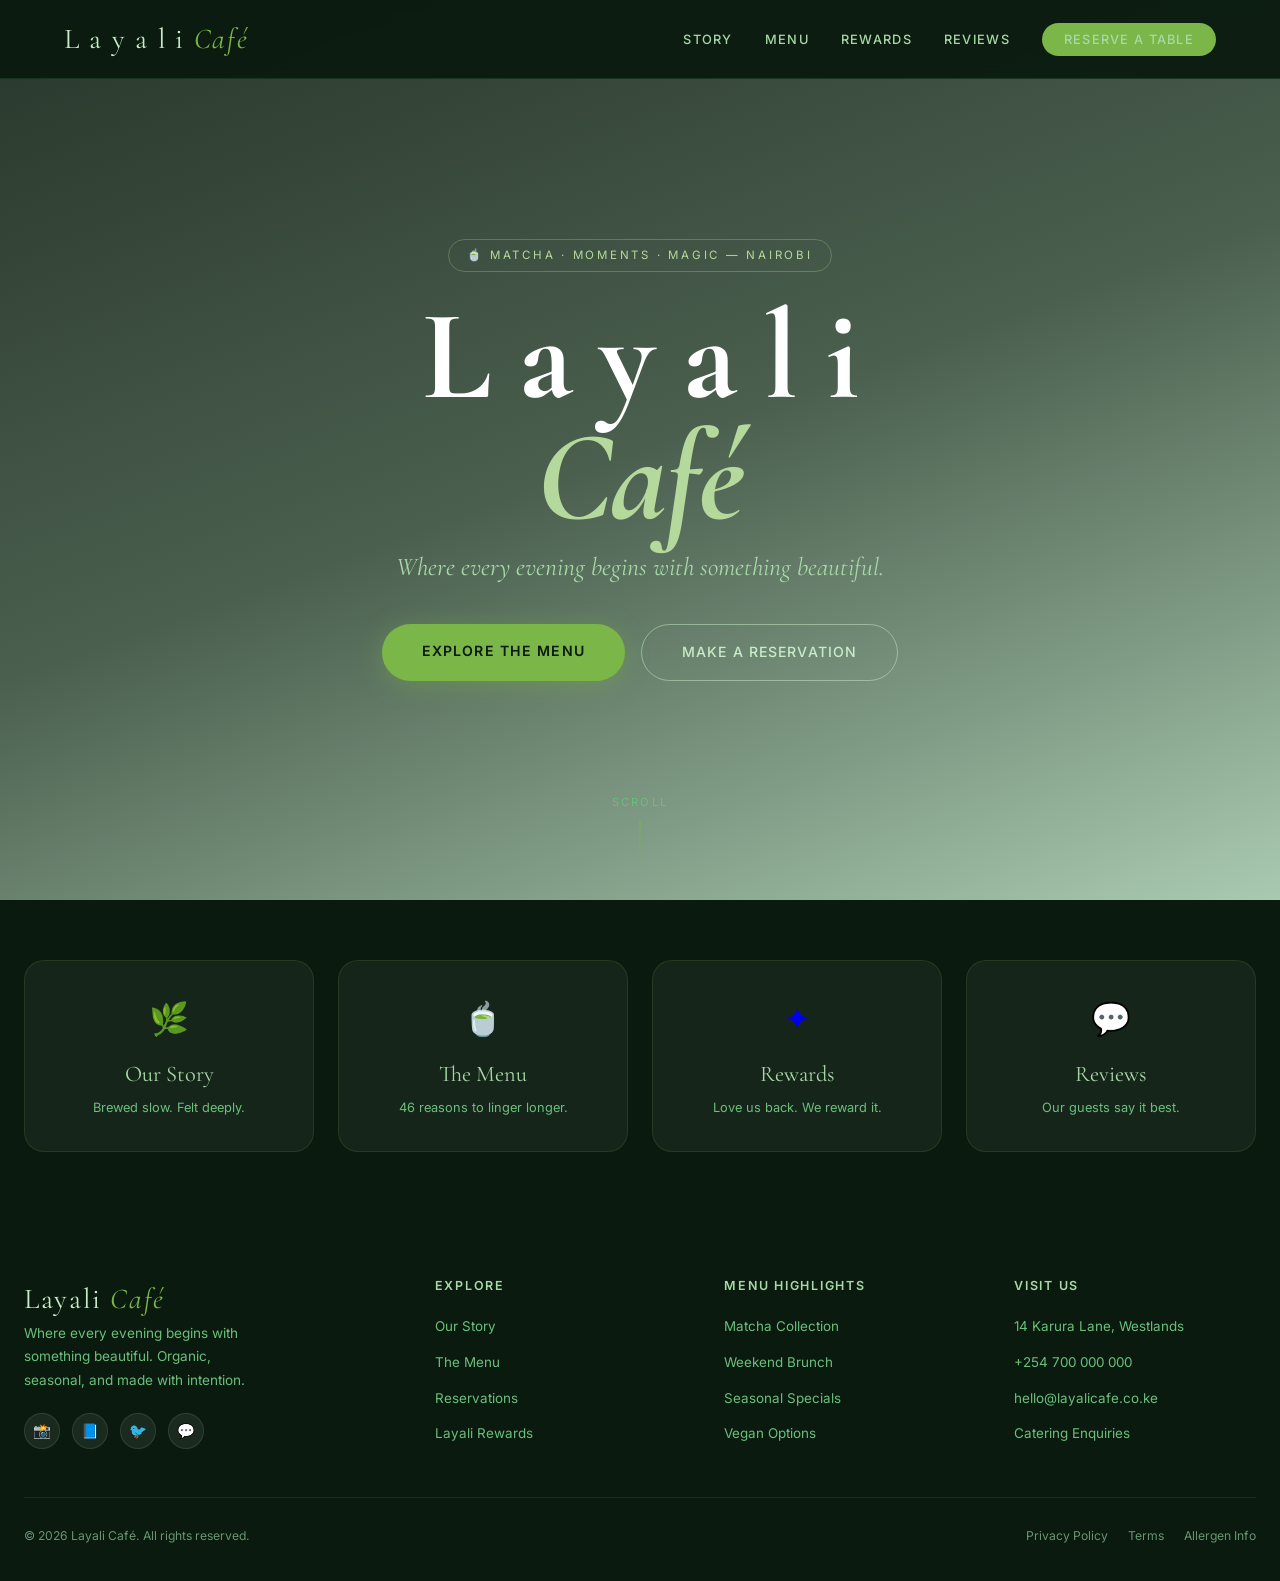
<file: index.html>
<!DOCTYPE html>
<html lang="en">
<head>
  <meta charset="UTF-8"/>
  <meta name="viewport" content="width=device-width, initial-scale=1.0"/>
  <title>Home — Layali Café</title>
  <link href="https://fonts.googleapis.com/css2?family=Cormorant+Garamond:ital,wght@0,400;0,600;1,400;1,600&family=Inter:wght@300;400;500;600&display=swap" rel="stylesheet"/>
  <style>
    *,*::before,*::after{box-sizing:border-box;margin:0;padding:0}
    :root{
      --m0:#0a1a0e;--m1:#1a3320;--m2:#2a5c3a;--m3:#4a8c5c;--m4:#6abf7c;
      --m5:#a8d8a8;--m6:#c8ecc8;--m7:#e8f8e8;--m8:#f2fbf2;
      --matcha:#7ab648;--matcha-light:#b5d99c;--matcha-pale:#e0f0d0;
      --white:#ffffff;--cream:#f8fdf5;--text-dk:#0f1f14;--text-md:#2d4a35;--text-lt:#6a9470;--gold:#c9a84c;
    }
    html{scroll-behavior:smooth}
    body{font-family:'Inter',sans-serif;background:var(--cream);color:var(--text-dk);line-height:1.6;overflow-x:hidden}
    ::-webkit-scrollbar{width:6px}::-webkit-scrollbar-track{background:var(--m7)}::-webkit-scrollbar-thumb{background:var(--m3);border-radius:3px}
    nav{position:fixed;top:0;left:0;right:0;z-index:200;display:flex;align-items:center;justify-content:space-between;padding:16px 64px;background:rgba(10,26,14,0.94);backdrop-filter:blur(12px);border-bottom:1px solid rgba(106,191,124,0.15)}
    .nav-logo{font-family:'Cormorant Garamond',serif;font-size:1.8rem;color:var(--m6);letter-spacing:0.06em;text-decoration:none}
    .nav-logo em{color:var(--matcha);font-style:italic}
    .nav-links{display:flex;gap:32px;list-style:none;align-items:center}
    .nav-links a{color:var(--m5);text-decoration:none;font-size:0.8rem;font-weight:500;letter-spacing:0.1em;text-transform:uppercase;transition:color .2s}
    .nav-links a:hover,.nav-links a.active{color:var(--matcha-light)}
    .nav-reserve-btn{padding:9px 22px;border-radius:50px;background:var(--matcha);color:var(--m0);font-size:0.78rem;font-weight:600;letter-spacing:0.08em;text-transform:uppercase;text-decoration:none;transition:background .2s,transform .15s}
    .nav-reserve-btn:hover{background:var(--matcha-light);transform:translateY(-1px)}
    section{padding:100px 24px}
    .container{max-width:1240px;margin:0 auto}
    .s-label{font-size:0.7rem;letter-spacing:0.22em;text-transform:uppercase;color:var(--matcha);margin-bottom:10px;display:block}
    .s-title{font-family:'Cormorant Garamond',serif;font-size:clamp(2.2rem,4.5vw,3.6rem);color:var(--m1);line-height:1.1;margin-bottom:16px}
    .s-sub{font-size:1rem;color:var(--text-md);max-width:520px;font-weight:300;line-height:1.75}
    .form-row{display:grid;grid-template-columns:1fr 1fr;gap:16px;margin-bottom:16px}
    .form-group{display:flex;flex-direction:column;gap:6px;margin-bottom:16px}
    .form-group label{font-size:0.78rem;font-weight:600;color:var(--text-md);letter-spacing:0.06em;text-transform:uppercase}
    .form-group input,.form-group select,.form-group textarea{padding:13px 16px;border-radius:12px;border:1.5px solid var(--m6);background:var(--m8);font-family:'Inter',sans-serif;font-size:0.92rem;color:var(--text-dk);transition:border-color .2s,box-shadow .2s;outline:none}
    .form-group input:focus,.form-group select:focus,.form-group textarea:focus{border-color:var(--matcha);box-shadow:0 0 0 3px rgba(122,182,72,0.12)}
    .form-group textarea{resize:vertical;min-height:80px}
    .btn-submit{width:100%;padding:16px;border-radius:50px;background:var(--matcha);color:var(--m0);font-family:'Inter',sans-serif;font-size:0.9rem;font-weight:700;letter-spacing:0.08em;text-transform:uppercase;border:none;cursor:pointer;transition:all .25s;box-shadow:0 4px 20px rgba(122,182,72,0.3)}
    .btn-submit:hover{background:var(--m2);color:var(--white);transform:translateY(-2px);box-shadow:0 8px 32px rgba(26,51,32,0.3)}
    .modal-overlay{display:none;position:fixed;inset:0;z-index:500;background:rgba(0,0,0,.6);backdrop-filter:blur(6px);align-items:center;justify-content:center}
    .modal-overlay.open{display:flex}
    .modal{background:var(--white);border-radius:28px;padding:52px 48px;text-align:center;max-width:440px;width:90%;animation:popIn .4s cubic-bezier(.22,.61,.36,1) both}
    @keyframes popIn{from{transform:scale(.85);opacity:0}to{transform:scale(1);opacity:1}}
    .modal-icon{font-size:3rem;margin-bottom:16px}
    .modal h3{font-family:'Cormorant Garamond',serif;font-size:2rem;color:var(--m1);margin-bottom:10px}
    .modal p{color:var(--text-md);font-size:0.92rem;line-height:1.7;margin-bottom:28px}
    .modal-close{padding:12px 36px;border-radius:50px;background:var(--matcha);color:var(--m0);font-weight:600;font-size:0.88rem;border:none;cursor:pointer;transition:background .2s}
    .modal-close:hover{background:var(--m2);color:var(--white)}
    footer{background:var(--m0);padding:64px 24px 36px}
    .footer-inner{max-width:1240px;margin:0 auto}
    .footer-top{display:grid;grid-template-columns:1.5fr 1fr 1fr 1fr;gap:48px;padding-bottom:48px;border-bottom:1px solid rgba(255,255,255,.08)}
    .footer-brand p{color:var(--m4);font-size:0.85rem;line-height:1.75;max-width:240px;margin-bottom:20px}
    .social-links{display:flex;gap:12px}
    .social-link{width:36px;height:36px;border-radius:50%;background:rgba(255,255,255,.07);border:1px solid rgba(255,255,255,.1);display:flex;align-items:center;justify-content:center;text-decoration:none;font-size:0.9rem;transition:background .2s,border-color .2s}
    .social-link:hover{background:rgba(122,182,72,.2);border-color:var(--matcha)}
    .footer-col h5{color:var(--m5);font-size:0.78rem;font-weight:600;letter-spacing:0.14em;text-transform:uppercase;margin-bottom:18px}
    .footer-col ul{list-style:none;display:flex;flex-direction:column;gap:10px}
    .footer-col ul li a{color:var(--m4);text-decoration:none;font-size:0.84rem;transition:color .2s}
    .footer-col ul li a:hover{color:var(--matcha-light)}
    .footer-bottom{display:flex;justify-content:space-between;align-items:center;padding-top:28px;flex-wrap:wrap;gap:12px}
    .footer-copy{color:var(--text-lt);font-size:0.76rem}
    .footer-legal{display:flex;gap:20px}
    .footer-legal a{color:var(--text-lt);font-size:0.76rem;text-decoration:none}
    .footer-legal a:hover{color:var(--m4)}
    @media(max-width:1024px){.footer-top{grid-template-columns:1fr 1fr}}
    @media(max-width:768px){nav{padding:14px 20px}.nav-links{display:none}.form-row{grid-template-columns:1fr}}
    @media(max-width:540px){section{padding:64px 16px}}

    .hero{min-height:100vh;position:relative;display:flex;flex-direction:column;align-items:center;justify-content:center;text-align:center;padding:120px 24px 100px;overflow:hidden}
    .hero-bg{position:absolute;inset:0;background:url('https://images.unsplash.com/photo-1545239351-ef35f43d514b?w=1800&q=85') center/cover no-repeat}
    .hero-overlay{position:absolute;inset:0;background:linear-gradient(160deg,rgba(10,26,14,0.88) 0%,rgba(26,51,32,0.78) 50%,rgba(74,140,92,0.45) 100%)}
    .hero-content{position:relative;z-index:2}
    .hero-eyebrow{display:inline-block;font-size:0.72rem;letter-spacing:0.24em;text-transform:uppercase;color:var(--matcha-light);margin-bottom:24px;border:1px solid rgba(180,217,156,0.3);padding:6px 18px;border-radius:50px}
    .hero h1{font-family:'Cormorant Garamond',serif;font-size:clamp(4rem,10vw,8rem);color:var(--white);line-height:0.95;margin-bottom:8px;letter-spacing:-0.01em}
    .hero h1 em{color:var(--matcha-light);font-style:italic}
    .hero-sub{font-family:'Cormorant Garamond',serif;font-size:clamp(1.1rem,2.5vw,1.6rem);color:var(--m5);margin-bottom:36px;font-style:italic;font-weight:400}
    .hero-btns{display:flex;gap:16px;justify-content:center;flex-wrap:wrap}
    .btn-hero-primary{padding:16px 40px;border-radius:50px;background:var(--matcha);color:var(--m0);font-weight:600;font-size:0.88rem;letter-spacing:0.08em;text-transform:uppercase;text-decoration:none;transition:all .25s;box-shadow:0 4px 24px rgba(122,182,72,0.35)}
    .btn-hero-primary:hover{background:var(--white);transform:translateY(-3px);box-shadow:0 8px 32px rgba(122,182,72,0.4)}
    .btn-hero-ghost{padding:16px 40px;border-radius:50px;border:1.5px solid rgba(200,236,200,0.5);color:var(--m6);font-weight:500;font-size:0.88rem;letter-spacing:0.08em;text-transform:uppercase;text-decoration:none;transition:all .25s}
    .btn-hero-ghost:hover{border-color:var(--matcha-light);color:var(--matcha-light);transform:translateY(-3px)}
    .hero-scroll{position:absolute;bottom:32px;left:50%;transform:translateX(-50%);display:flex;flex-direction:column;align-items:center;gap:8px;color:var(--m4);font-size:0.7rem;letter-spacing:0.18em;text-transform:uppercase;animation:fadeInUp 2s 1s both}
    .scroll-line{width:1px;height:48px;background:linear-gradient(to bottom,var(--matcha),transparent);animation:grow 1.8s ease-in-out infinite}
    @keyframes grow{0%{transform:scaleY(0);transform-origin:top}50%{transform:scaleY(1);transform-origin:top}51%{transform:scaleY(1);transform-origin:bottom}100%{transform:scaleY(0);transform-origin:bottom}}
    @keyframes fadeInUp{from{opacity:0;transform:translate(-50%,20px)}to{opacity:1;transform:translate(-50%,0)}}
    .quick-links{background:var(--m0);padding:60px 24px}
    .ql-grid{display:grid;grid-template-columns:repeat(4,1fr);gap:24px;max-width:1240px;margin:0 auto}
    .ql-card{background:rgba(255,255,255,.05);border:1px solid rgba(122,182,72,.15);border-radius:20px;padding:32px 24px;text-align:center;text-decoration:none;transition:all .25s}
    .ql-card:hover{background:rgba(122,182,72,.08);border-color:rgba(122,182,72,.3);transform:translateY(-4px)}
    .ql-icon{font-size:2rem;margin-bottom:12px;display:block}
    .ql-title{font-family:'Cormorant Garamond',serif;font-size:1.4rem;color:var(--m5);margin-bottom:6px}
    .ql-desc{font-size:0.8rem;color:var(--m4)}
    @media(max-width:768px){.ql-grid{grid-template-columns:1fr 1fr}}
    @media(max-width:480px){.ql-grid{grid-template-columns:1fr}}
</style>
</head>
<body>
<nav>
  <a class="nav-logo" href="index.html">L a y a l i <em>Café</em></a>
  <ul class="nav-links">
    <li><a href="about.html" >Story</a></li>
    <li><a href="menu.html" >Menu</a></li>
    <li><a href="rewards.html" >Rewards</a></li>
    <li><a href="testimonials.html" >Reviews</a></li>
    <li><a href="reservation.html" class="nav-reserve-btn">Reserve a Table</a></li>
  </ul>
</nav>

<section class="hero" id="home">
  <div class="hero-bg"></div>
  <div class="hero-overlay"></div>
  <div class="hero-content">
    <span class="hero-eyebrow">🍵 Matcha · Moments · Magic — Nairobi</span>
    <h1>L a y a l i<br><em>Café</em></h1>
    <p class="hero-sub">Where every evening begins with something beautiful.</p>
    <div class="hero-btns">
      <a href="menu.html" class="btn-hero-primary">Explore the Menu</a>
      <a href="reservation.html" class="btn-hero-ghost">Make a Reservation</a>
    </div>
  </div>
  <div class="hero-scroll">Scroll<div class="scroll-line"></div></div>
</section>
<div class="quick-links">
  <div class="ql-grid">
    <a class="ql-card" href="about.html"><span class="ql-icon">🌿</span><div class="ql-title">Our Story</div><div class="ql-desc">Brewed slow. Felt deeply.</div></a>
    <a class="ql-card" href="menu.html"><span class="ql-icon">🍵</span><div class="ql-title">The Menu</div><div class="ql-desc">46 reasons to linger longer.</div></a>
    <a class="ql-card" href="rewards.html"><span class="ql-icon">✦</span><div class="ql-title">Rewards</div><div class="ql-desc">Love us back. We reward it.</div></a>
    <a class="ql-card" href="testimonials.html"><span class="ql-icon">💬</span><div class="ql-title">Reviews</div><div class="ql-desc">Our guests say it best.</div></a>
  </div>
</div>

<footer>
  <div class="footer-inner">
    <div class="footer-top">
      <div class="footer-brand">
        <a class="nav-logo" href="index.html">Layali <em>Café</em></a>
        <p>Where every evening begins with something beautiful. Organic, seasonal, and made with intention.</p>
        <div class="social-links">
          <a class="social-link" href="#">📸</a><a class="social-link" href="#">📘</a>
          <a class="social-link" href="#">🐦</a><a class="social-link" href="#">💬</a>
        </div>
      </div>
      <div class="footer-col"><h5>Explore</h5><ul>
        <li><a href="about.html">Our Story</a></li><li><a href="menu.html">The Menu</a></li>
        <li><a href="reservation.html">Reservations</a></li><li><a href="rewards.html">Layali Rewards</a></li>
      </ul></div>
      <div class="footer-col"><h5>Menu Highlights</h5><ul>
        <li><a href="menu.html">Matcha Collection</a></li><li><a href="menu.html">Weekend Brunch</a></li>
        <li><a href="menu.html">Seasonal Specials</a></li><li><a href="menu.html">Vegan Options</a></li>
      </ul></div>
      <div class="footer-col"><h5>Visit Us</h5><ul>
        <li><a href="#">14 Karura Lane, Westlands</a></li><li><a href="#">+254 700 000 000</a></li>
        <li><a href="#">hello@layalicafe.co.ke</a></li><li><a href="#">Catering Enquiries</a></li>
      </ul></div>
    </div>
    <div class="footer-bottom">
      <p class="footer-copy">© 2026 Layali Café. All rights reserved.</p>
      <div class="footer-legal"><a href="#">Privacy Policy</a><a href="#">Terms</a><a href="#">Allergen Info</a></div>
    </div>
  </div>
</footer>
</body>
</html>
</file>
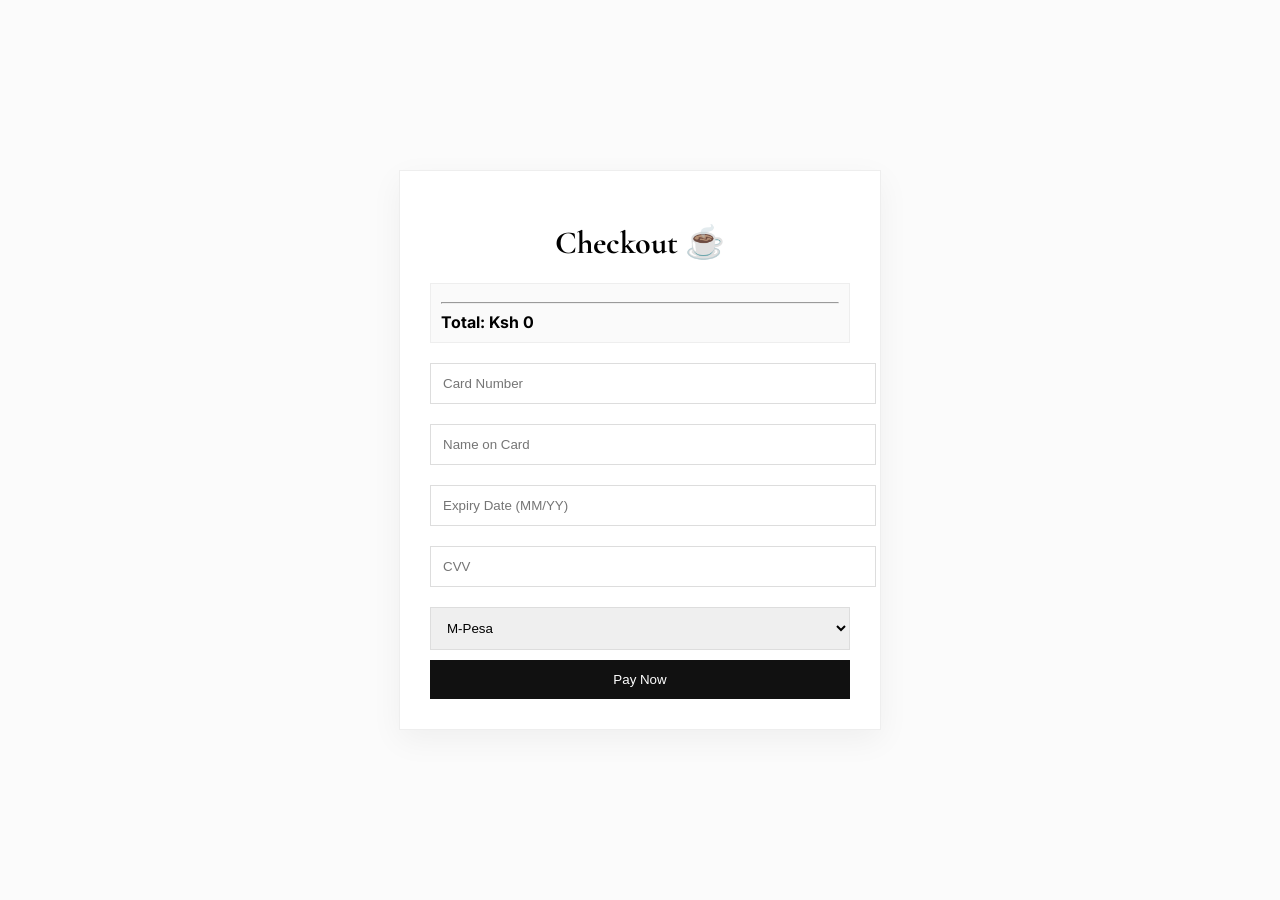
<file: payment.html>
<!DOCTYPE html>
<html lang="en">
<head>
<meta charset="UTF-8"/>
<meta name="viewport" content="width=device-width, initial-scale=1.0"/>
<title>Payment - Layali Café</title>

<link href="https://fonts.googleapis.com/css2?family=Cormorant+Garamond:wght@400;600&family=Inter:wght@300;400;600&display=swap" rel="stylesheet">

<style>
body{
  margin:0;
  font-family:Inter;
  background:#fbfbfb;
  display:flex;
  justify-content:center;
  align-items:center;
  height:100vh;
}

.box{
  width:420px;
  background:white;
  padding:30px;
  border:1px solid #eee;
  box-shadow:0 10px 30px rgba(0,0,0,0.05);
}

h1{
  font-family:'Cormorant Garamond';
  text-align:center;
}

input, select{
  width:100%;
  padding:12px;
  margin:10px 0;
  border:1px solid #ddd;
}

button{
  width:100%;
  padding:12px;
  background:#111;
  color:white;
  border:none;
  cursor:pointer;
}

.summary{
  background:#fafafa;
  padding:10px;
  margin-bottom:10px;
  border:1px solid #eee;
}
</style>
</head>

<body>

<div class="box">
  <h1>Checkout ☕</h1>

  <div class="summary" id="summary">
    Loading order...
  </div>

  <input type="text" placeholder="Card Number">
  <input type="text" placeholder="Name on Card">
  <input type="text" placeholder="Expiry Date (MM/YY)">
  <input type="text" placeholder="CVV">

  <select>
    <option>M-Pesa</option>
    <option>Visa</option>
    <option>MasterCard</option>
  </select>

  <button onclick="pay()">Pay Now</button>
</div>

<script>
let cart = JSON.parse(localStorage.getItem("cart")) || [];

let total = cart.reduce((sum, item) => sum + item.price, 0);

document.getElementById("summary").innerHTML =
  cart.map(i => `<p>${i.item} - Ksh ${i.price}</p>`).join("")
  + `<hr><b>Total: Ksh ${total}</b>`;

function pay(){
  if(total === 0){
    alert("Cart is empty ☕");
    return;
  }

  alert("Payment Successful ☕✨ Thank you for ordering!");
  localStorage.removeItem("cart");
  window.location.href = "index.html";
}
</script>

</body>
</html>
</file>
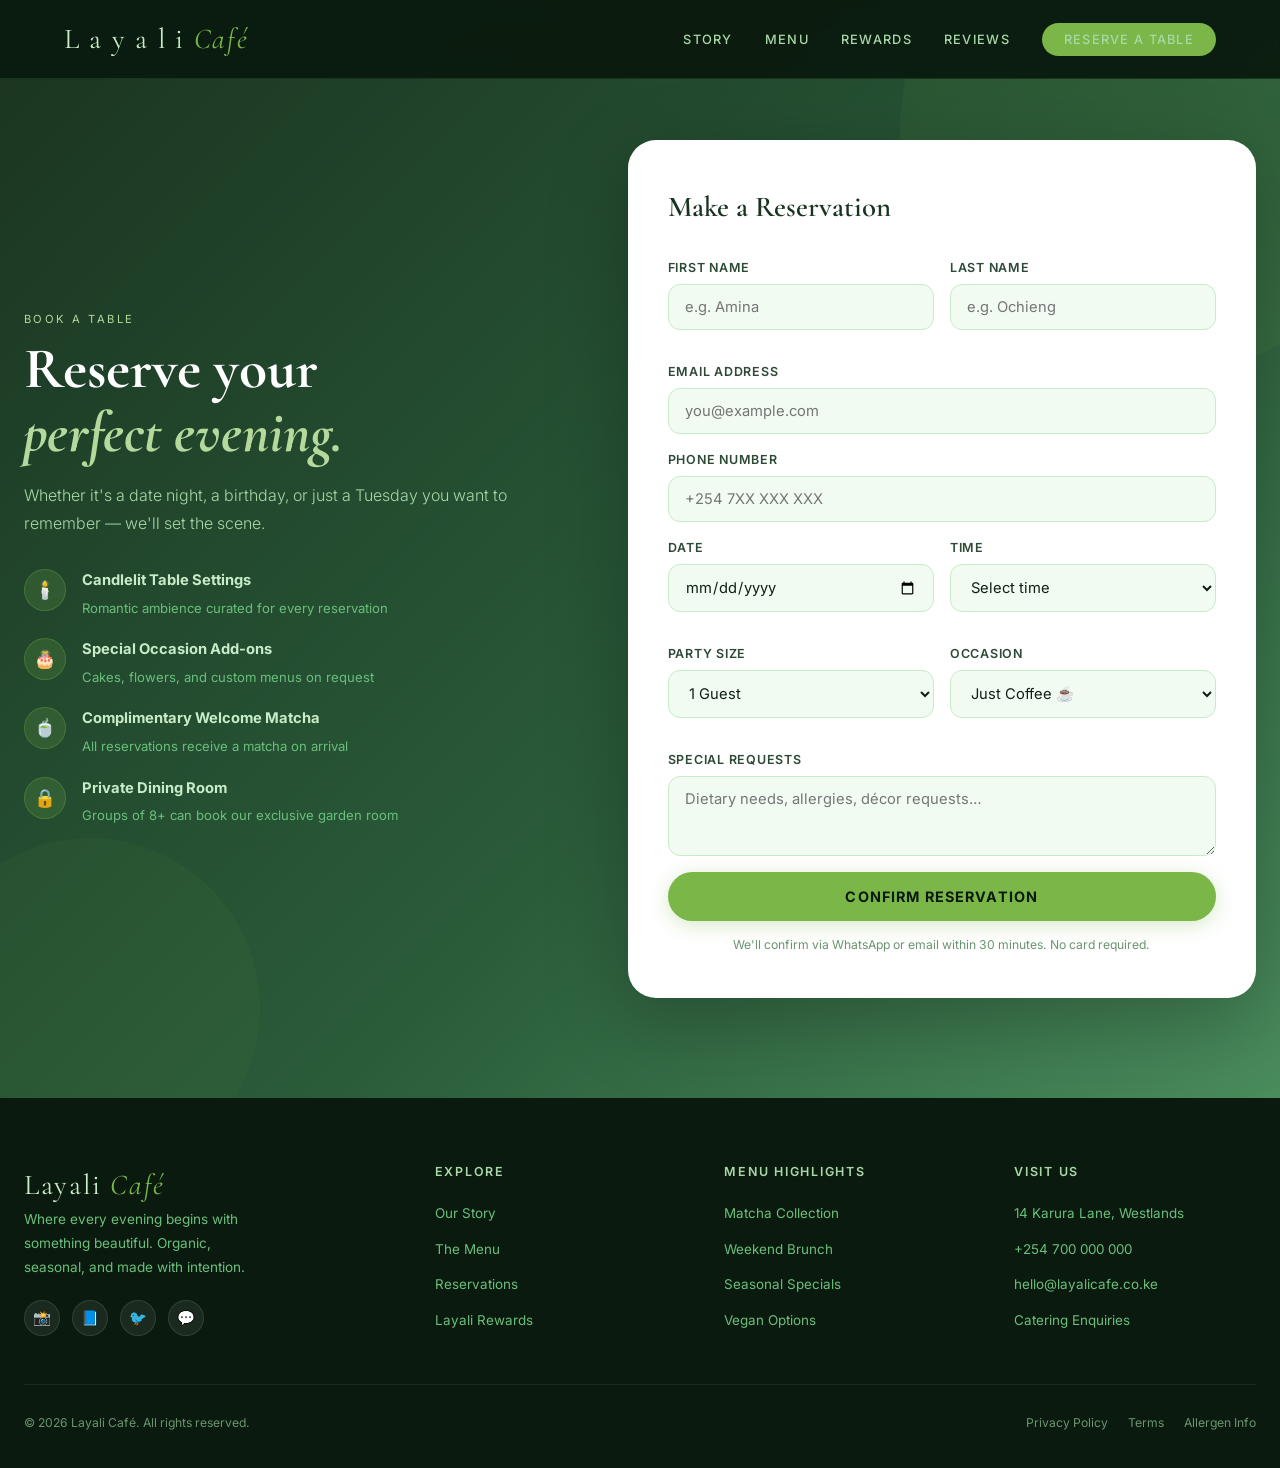
<file: reservation.html>
<!DOCTYPE html>
<html lang="en">
<head>
  <meta charset="UTF-8"/>
  <meta name="viewport" content="width=device-width, initial-scale=1.0"/>
  <title>Reservations — Layali Café</title>
  <link href="https://fonts.googleapis.com/css2?family=Cormorant+Garamond:ital,wght@0,400;0,600;1,400;1,600&family=Inter:wght@300;400;500;600&display=swap" rel="stylesheet"/>
  <style>
    *,*::before,*::after{box-sizing:border-box;margin:0;padding:0}
    :root{
      --m0:#0a1a0e;--m1:#1a3320;--m2:#2a5c3a;--m3:#4a8c5c;--m4:#6abf7c;
      --m5:#a8d8a8;--m6:#c8ecc8;--m7:#e8f8e8;--m8:#f2fbf2;
      --matcha:#7ab648;--matcha-light:#b5d99c;--matcha-pale:#e0f0d0;
      --white:#ffffff;--cream:#f8fdf5;--text-dk:#0f1f14;--text-md:#2d4a35;--text-lt:#6a9470;--gold:#c9a84c;
    }
    html{scroll-behavior:smooth}
    body{font-family:'Inter',sans-serif;background:var(--cream);color:var(--text-dk);line-height:1.6;overflow-x:hidden}
    ::-webkit-scrollbar{width:6px}::-webkit-scrollbar-track{background:var(--m7)}::-webkit-scrollbar-thumb{background:var(--m3);border-radius:3px}
    nav{position:fixed;top:0;left:0;right:0;z-index:200;display:flex;align-items:center;justify-content:space-between;padding:16px 64px;background:rgba(10,26,14,0.94);backdrop-filter:blur(12px);border-bottom:1px solid rgba(106,191,124,0.15)}
    .nav-logo{font-family:'Cormorant Garamond',serif;font-size:1.8rem;color:var(--m6);letter-spacing:0.06em;text-decoration:none}
    .nav-logo em{color:var(--matcha);font-style:italic}
    .nav-links{display:flex;gap:32px;list-style:none;align-items:center}
    .nav-links a{color:var(--m5);text-decoration:none;font-size:0.8rem;font-weight:500;letter-spacing:0.1em;text-transform:uppercase;transition:color .2s}
    .nav-links a:hover,.nav-links a.active{color:var(--matcha-light)}
    .nav-reserve-btn{padding:9px 22px;border-radius:50px;background:var(--matcha);color:var(--m0);font-size:0.78rem;font-weight:600;letter-spacing:0.08em;text-transform:uppercase;text-decoration:none;transition:background .2s,transform .15s}
    .nav-reserve-btn:hover{background:var(--matcha-light);transform:translateY(-1px)}
    section{padding:100px 24px}
    .container{max-width:1240px;margin:0 auto}
    .s-label{font-size:0.7rem;letter-spacing:0.22em;text-transform:uppercase;color:var(--matcha);margin-bottom:10px;display:block}
    .s-title{font-family:'Cormorant Garamond',serif;font-size:clamp(2.2rem,4.5vw,3.6rem);color:var(--m1);line-height:1.1;margin-bottom:16px}
    .s-sub{font-size:1rem;color:var(--text-md);max-width:520px;font-weight:300;line-height:1.75}
    .form-row{display:grid;grid-template-columns:1fr 1fr;gap:16px;margin-bottom:16px}
    .form-group{display:flex;flex-direction:column;gap:6px;margin-bottom:16px}
    .form-group label{font-size:0.78rem;font-weight:600;color:var(--text-md);letter-spacing:0.06em;text-transform:uppercase}
    .form-group input,.form-group select,.form-group textarea{padding:13px 16px;border-radius:12px;border:1.5px solid var(--m6);background:var(--m8);font-family:'Inter',sans-serif;font-size:0.92rem;color:var(--text-dk);transition:border-color .2s,box-shadow .2s;outline:none}
    .form-group input:focus,.form-group select:focus,.form-group textarea:focus{border-color:var(--matcha);box-shadow:0 0 0 3px rgba(122,182,72,0.12)}
    .form-group textarea{resize:vertical;min-height:80px}
    .btn-submit{width:100%;padding:16px;border-radius:50px;background:var(--matcha);color:var(--m0);font-family:'Inter',sans-serif;font-size:0.9rem;font-weight:700;letter-spacing:0.08em;text-transform:uppercase;border:none;cursor:pointer;transition:all .25s;box-shadow:0 4px 20px rgba(122,182,72,0.3)}
    .btn-submit:hover{background:var(--m2);color:var(--white);transform:translateY(-2px);box-shadow:0 8px 32px rgba(26,51,32,0.3)}
    .modal-overlay{display:none;position:fixed;inset:0;z-index:500;background:rgba(0,0,0,.6);backdrop-filter:blur(6px);align-items:center;justify-content:center}
    .modal-overlay.open{display:flex}
    .modal{background:var(--white);border-radius:28px;padding:52px 48px;text-align:center;max-width:440px;width:90%;animation:popIn .4s cubic-bezier(.22,.61,.36,1) both}
    @keyframes popIn{from{transform:scale(.85);opacity:0}to{transform:scale(1);opacity:1}}
    .modal-icon{font-size:3rem;margin-bottom:16px}
    .modal h3{font-family:'Cormorant Garamond',serif;font-size:2rem;color:var(--m1);margin-bottom:10px}
    .modal p{color:var(--text-md);font-size:0.92rem;line-height:1.7;margin-bottom:28px}
    .modal-close{padding:12px 36px;border-radius:50px;background:var(--matcha);color:var(--m0);font-weight:600;font-size:0.88rem;border:none;cursor:pointer;transition:background .2s}
    .modal-close:hover{background:var(--m2);color:var(--white)}
    footer{background:var(--m0);padding:64px 24px 36px}
    .footer-inner{max-width:1240px;margin:0 auto}
    .footer-top{display:grid;grid-template-columns:1.5fr 1fr 1fr 1fr;gap:48px;padding-bottom:48px;border-bottom:1px solid rgba(255,255,255,.08)}
    .footer-brand p{color:var(--m4);font-size:0.85rem;line-height:1.75;max-width:240px;margin-bottom:20px}
    .social-links{display:flex;gap:12px}
    .social-link{width:36px;height:36px;border-radius:50%;background:rgba(255,255,255,.07);border:1px solid rgba(255,255,255,.1);display:flex;align-items:center;justify-content:center;text-decoration:none;font-size:0.9rem;transition:background .2s,border-color .2s}
    .social-link:hover{background:rgba(122,182,72,.2);border-color:var(--matcha)}
    .footer-col h5{color:var(--m5);font-size:0.78rem;font-weight:600;letter-spacing:0.14em;text-transform:uppercase;margin-bottom:18px}
    .footer-col ul{list-style:none;display:flex;flex-direction:column;gap:10px}
    .footer-col ul li a{color:var(--m4);text-decoration:none;font-size:0.84rem;transition:color .2s}
    .footer-col ul li a:hover{color:var(--matcha-light)}
    .footer-bottom{display:flex;justify-content:space-between;align-items:center;padding-top:28px;flex-wrap:wrap;gap:12px}
    .footer-copy{color:var(--text-lt);font-size:0.76rem}
    .footer-legal{display:flex;gap:20px}
    .footer-legal a{color:var(--text-lt);font-size:0.76rem;text-decoration:none}
    .footer-legal a:hover{color:var(--m4)}
    @media(max-width:1024px){.footer-top{grid-template-columns:1fr 1fr}}
    @media(max-width:768px){nav{padding:14px 20px}.nav-links{display:none}.form-row{grid-template-columns:1fr}}
    @media(max-width:540px){section{padding:64px 16px}}

    .reservations{background:linear-gradient(135deg,var(--m1) 0%,var(--m2) 60%,var(--m3) 100%);position:relative;overflow:hidden;padding-top:140px}
    .reservations::before{content:'';position:absolute;top:-120px;right:-120px;width:500px;height:500px;border-radius:50%;background:rgba(122,182,72,0.07)}
    .reservations::after{content:'';position:absolute;bottom:-80px;left:-80px;width:340px;height:340px;border-radius:50%;background:rgba(122,182,72,0.05)}
    .res-grid{display:grid;grid-template-columns:1fr 1.2fr;gap:80px;align-items:center;position:relative;z-index:2}
    .res-text .s-title{color:var(--white)}
    .res-text .s-label{color:var(--matcha-light)}
    .res-text .s-sub{color:var(--m5);margin-bottom:28px}
    .res-feat{display:flex;flex-direction:column;gap:18px;margin-top:32px}
    .res-feat-item{display:flex;align-items:flex-start;gap:16px}
    .res-feat-icon{width:42px;height:42px;border-radius:50%;background:rgba(122,182,72,0.18);border:1px solid rgba(122,182,72,0.3);display:flex;align-items:center;justify-content:center;font-size:1.1rem;flex-shrink:0}
    .res-feat-text strong{color:var(--m6);font-size:0.92rem;display:block;margin-bottom:2px}
    .res-feat-text span{color:var(--m4);font-size:0.82rem}
    .res-form{background:var(--white);border-radius:28px;padding:44px 40px;box-shadow:0 24px 80px rgba(0,0,0,0.25)}
    .form-title{font-family:'Cormorant Garamond',serif;font-size:1.8rem;color:var(--m1);margin-bottom:28px;font-weight:600}
    .form-note{text-align:center;font-size:0.76rem;color:var(--text-lt);margin-top:14px}
    @media(max-width:1024px){.res-grid{grid-template-columns:1fr;gap:48px}}
    @media(max-width:540px){.res-form{padding:28px 20px}}
</style>
</head>
<body>
<nav>
  <a class="nav-logo" href="index.html">L a y a l i <em>Café</em></a>
  <ul class="nav-links">
    <li><a href="about.html" >Story</a></li>
    <li><a href="menu.html" >Menu</a></li>
    <li><a href="rewards.html" >Rewards</a></li>
    <li><a href="testimonials.html" >Reviews</a></li>
    <li><a href="reservation.html" class="nav-reserve-btn">Reserve a Table</a></li>
  </ul>
</nav>

<section class="reservations" id="reservations">
  <div class="container res-grid">
    <div class="res-text">
      <span class="s-label">Book a Table</span>
      <h2 class="s-title">Reserve your<br><em style="color:var(--matcha-light);font-style:italic">perfect evening.</em></h2>
      <p class="s-sub">Whether it's a date night, a birthday, or just a Tuesday you want to remember — we'll set the scene.</p>
      <div class="res-feat">
        <div class="res-feat-item"><div class="res-feat-icon">🕯️</div><div class="res-feat-text"><strong>Candlelit Table Settings</strong><span>Romantic ambience curated for every reservation</span></div></div>
        <div class="res-feat-item"><div class="res-feat-icon">🎂</div><div class="res-feat-text"><strong>Special Occasion Add-ons</strong><span>Cakes, flowers, and custom menus on request</span></div></div>
        <div class="res-feat-item"><div class="res-feat-icon">🍵</div><div class="res-feat-text"><strong>Complimentary Welcome Matcha</strong><span>All reservations receive a matcha on arrival</span></div></div>
        <div class="res-feat-item"><div class="res-feat-icon">🔒</div><div class="res-feat-text"><strong>Private Dining Room</strong><span>Groups of 8+ can book our exclusive garden room</span></div></div>
      </div>
    </div>
    <div class="res-form">
      <h3 class="form-title">Make a Reservation</h3>
      <div class="form-row">
        <div class="form-group"><label>First Name</label><input type="text" id="fname" placeholder="e.g. Amina"/></div>
        <div class="form-group"><label>Last Name</label><input type="text" id="lname" placeholder="e.g. Ochieng"/></div>
      </div>
      <div class="form-group"><label>Email Address</label><input type="email" id="email" placeholder="you@example.com"/></div>
      <div class="form-group"><label>Phone Number</label><input type="tel" id="phone" placeholder="+254 7XX XXX XXX"/></div>
      <div class="form-row">
        <div class="form-group"><label>Date</label><input type="date" id="resdate"/></div>
        <div class="form-group"><label>Time</label><select id="restime"><option value="">Select time</option><option>7:00 AM</option><option>7:30 AM</option><option>8:00 AM</option><option>8:30 AM</option><option>9:00 AM</option><option>10:00 AM</option><option>11:00 AM</option><option>12:00 PM</option><option>1:00 PM</option><option>2:00 PM</option><option>3:00 PM</option><option>4:00 PM</option><option>5:00 PM</option><option>6:00 PM</option><option>7:00 PM</option></select></div>
      </div>
      <div class="form-row">
        <div class="form-group"><label>Party Size</label><select id="partysize"><option>1 Guest</option><option>2 Guests</option><option>3 Guests</option><option>4 Guests</option><option>5 Guests</option><option>6 Guests</option><option>7 Guests</option><option>8+ Guests</option></select></div>
        <div class="form-group"><label>Occasion</label><select id="occasion"><option>Just Coffee ☕</option><option>Date Night 🌹</option><option>Birthday 🎂</option><option>Business Meeting 💼</option><option>Anniversary 💍</option><option>Family Brunch 🥞</option></select></div>
      </div>
      <div class="form-group"><label>Special Requests</label><textarea id="notes" placeholder="Dietary needs, allergies, décor requests…"></textarea></div>
      <button class="btn-submit" onclick="submitReservation()">Confirm Reservation</button>
      <p class="form-note">We'll confirm via WhatsApp or email within 30 minutes. No card required.</p>
    </div>
  </div>
</section>
<div class="modal-overlay" id="resModal">
  <div class="modal">
    <div class="modal-icon">🍵</div>
    <h3>You're confirmed!</h3>
    <p>Thank you for reserving at Layali Café. We'll send a confirmation to your email and WhatsApp within 30 minutes. A complimentary matcha awaits you on arrival.</p>
    <button class="modal-close" onclick="closeModal()">Perfect, see you soon →</button>
  </div>
</div>
<script>
const d=new Date();document.getElementById('resdate').setAttribute('min',d.toISOString().split('T')[0]);
function submitReservation(){
  const fname=document.getElementById('fname').value.trim();
  const email=document.getElementById('email').value.trim();
  const date=document.getElementById('resdate').value;
  const time=document.getElementById('restime').value;
  if(!fname||!email||!date||!time){alert('Please fill in your name, email, date and time.');return;}
  document.getElementById('resModal').classList.add('open');
}
function closeModal(){
  document.getElementById('resModal').classList.remove('open');
  ['fname','lname','email','phone','resdate','notes'].forEach(id=>{const el=document.getElementById(id);if(el)el.value='';});
}
document.querySelectorAll('.modal-overlay').forEach(el=>{el.addEventListener('click',function(e){if(e.target===this)this.classList.remove('open');});});
</script>

<footer>
  <div class="footer-inner">
    <div class="footer-top">
      <div class="footer-brand">
        <a class="nav-logo" href="index.html">Layali <em>Café</em></a>
        <p>Where every evening begins with something beautiful. Organic, seasonal, and made with intention.</p>
        <div class="social-links">
          <a class="social-link" href="#">📸</a><a class="social-link" href="#">📘</a>
          <a class="social-link" href="#">🐦</a><a class="social-link" href="#">💬</a>
        </div>
      </div>
      <div class="footer-col"><h5>Explore</h5><ul>
        <li><a href="about.html">Our Story</a></li><li><a href="menu.html">The Menu</a></li>
        <li><a href="reservation.html">Reservations</a></li><li><a href="rewards.html">Layali Rewards</a></li>
      </ul></div>
      <div class="footer-col"><h5>Menu Highlights</h5><ul>
        <li><a href="menu.html">Matcha Collection</a></li><li><a href="menu.html">Weekend Brunch</a></li>
        <li><a href="menu.html">Seasonal Specials</a></li><li><a href="menu.html">Vegan Options</a></li>
      </ul></div>
      <div class="footer-col"><h5>Visit Us</h5><ul>
        <li><a href="#">14 Karura Lane, Westlands</a></li><li><a href="#">+254 700 000 000</a></li>
        <li><a href="#">hello@layalicafe.co.ke</a></li><li><a href="#">Catering Enquiries</a></li>
      </ul></div>
    </div>
    <div class="footer-bottom">
      <p class="footer-copy">© 2026 Layali Café. All rights reserved.</p>
      <div class="footer-legal"><a href="#">Privacy Policy</a><a href="#">Terms</a><a href="#">Allergen Info</a></div>
    </div>
  </div>
</footer>
</body>
</html>
</file>
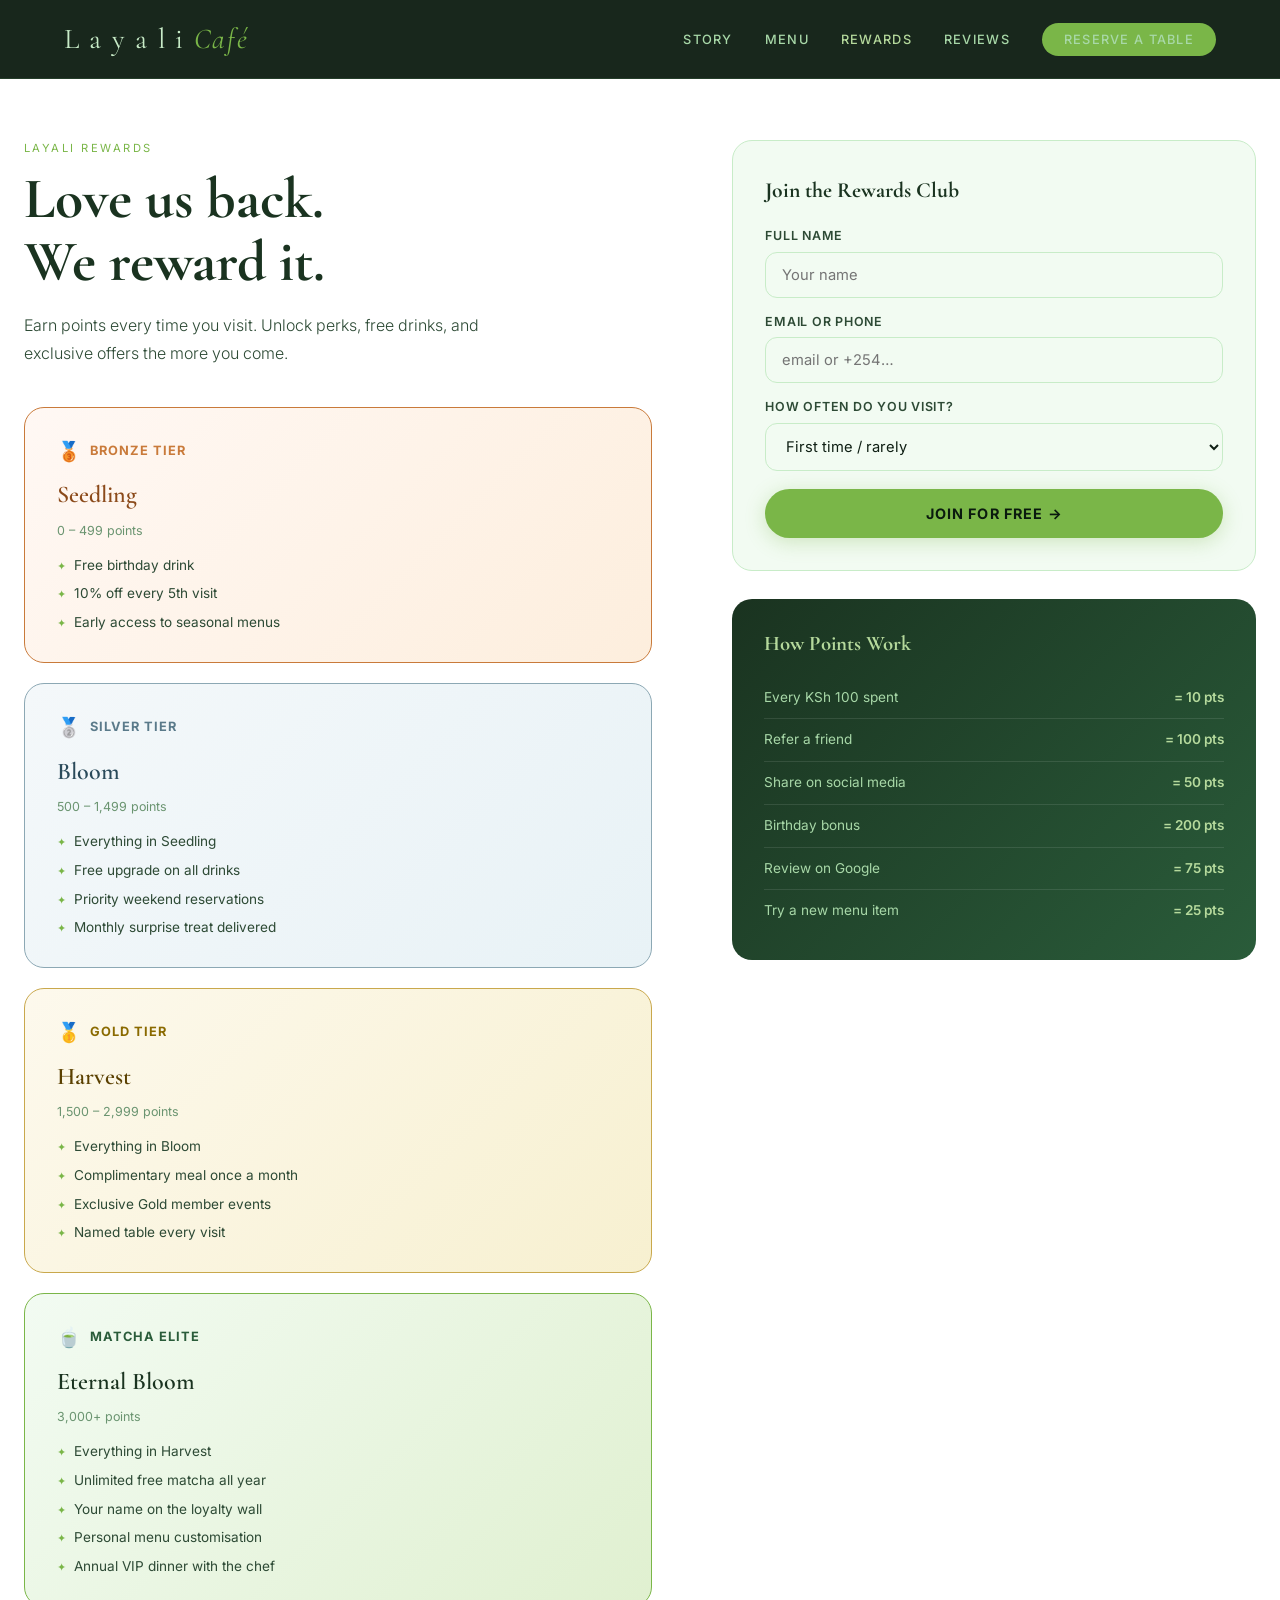
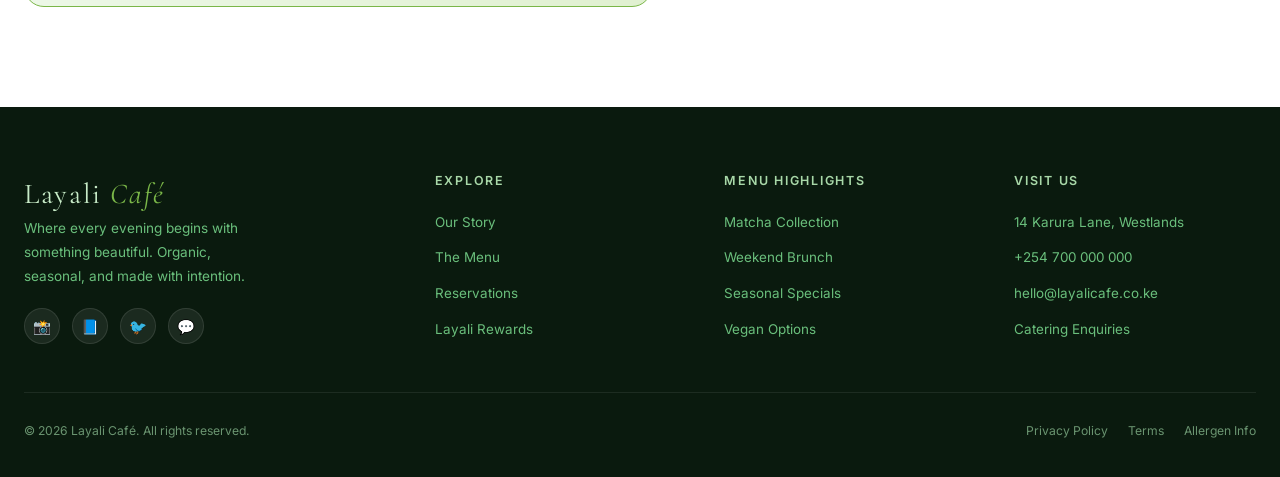
<file: rewards.html>
<!DOCTYPE html>
<html lang="en">
<head>
  <meta charset="UTF-8"/>
  <meta name="viewport" content="width=device-width, initial-scale=1.0"/>
  <title>Rewards — Layali Café</title>
  <link href="https://fonts.googleapis.com/css2?family=Cormorant+Garamond:ital,wght@0,400;0,600;1,400;1,600&family=Inter:wght@300;400;500;600&display=swap" rel="stylesheet"/>
  <style>
    *,*::before,*::after{box-sizing:border-box;margin:0;padding:0}
    :root{
      --m0:#0a1a0e;--m1:#1a3320;--m2:#2a5c3a;--m3:#4a8c5c;--m4:#6abf7c;
      --m5:#a8d8a8;--m6:#c8ecc8;--m7:#e8f8e8;--m8:#f2fbf2;
      --matcha:#7ab648;--matcha-light:#b5d99c;--matcha-pale:#e0f0d0;
      --white:#ffffff;--cream:#f8fdf5;--text-dk:#0f1f14;--text-md:#2d4a35;--text-lt:#6a9470;--gold:#c9a84c;
    }
    html{scroll-behavior:smooth}
    body{font-family:'Inter',sans-serif;background:var(--cream);color:var(--text-dk);line-height:1.6;overflow-x:hidden}
    ::-webkit-scrollbar{width:6px}::-webkit-scrollbar-track{background:var(--m7)}::-webkit-scrollbar-thumb{background:var(--m3);border-radius:3px}
    nav{position:fixed;top:0;left:0;right:0;z-index:200;display:flex;align-items:center;justify-content:space-between;padding:16px 64px;background:rgba(10,26,14,0.94);backdrop-filter:blur(12px);border-bottom:1px solid rgba(106,191,124,0.15)}
    .nav-logo{font-family:'Cormorant Garamond',serif;font-size:1.8rem;color:var(--m6);letter-spacing:0.06em;text-decoration:none}
    .nav-logo em{color:var(--matcha);font-style:italic}
    .nav-links{display:flex;gap:32px;list-style:none;align-items:center}
    .nav-links a{color:var(--m5);text-decoration:none;font-size:0.8rem;font-weight:500;letter-spacing:0.1em;text-transform:uppercase;transition:color .2s}
    .nav-links a:hover,.nav-links a.active{color:var(--matcha-light)}
    .nav-reserve-btn{padding:9px 22px;border-radius:50px;background:var(--matcha);color:var(--m0);font-size:0.78rem;font-weight:600;letter-spacing:0.08em;text-transform:uppercase;text-decoration:none;transition:background .2s,transform .15s}
    .nav-reserve-btn:hover{background:var(--matcha-light);transform:translateY(-1px)}
    section{padding:100px 24px}
    .container{max-width:1240px;margin:0 auto}
    .s-label{font-size:0.7rem;letter-spacing:0.22em;text-transform:uppercase;color:var(--matcha);margin-bottom:10px;display:block}
    .s-title{font-family:'Cormorant Garamond',serif;font-size:clamp(2.2rem,4.5vw,3.6rem);color:var(--m1);line-height:1.1;margin-bottom:16px}
    .s-sub{font-size:1rem;color:var(--text-md);max-width:520px;font-weight:300;line-height:1.75}
    .form-row{display:grid;grid-template-columns:1fr 1fr;gap:16px;margin-bottom:16px}
    .form-group{display:flex;flex-direction:column;gap:6px;margin-bottom:16px}
    .form-group label{font-size:0.78rem;font-weight:600;color:var(--text-md);letter-spacing:0.06em;text-transform:uppercase}
    .form-group input,.form-group select,.form-group textarea{padding:13px 16px;border-radius:12px;border:1.5px solid var(--m6);background:var(--m8);font-family:'Inter',sans-serif;font-size:0.92rem;color:var(--text-dk);transition:border-color .2s,box-shadow .2s;outline:none}
    .form-group input:focus,.form-group select:focus,.form-group textarea:focus{border-color:var(--matcha);box-shadow:0 0 0 3px rgba(122,182,72,0.12)}
    .form-group textarea{resize:vertical;min-height:80px}
    .btn-submit{width:100%;padding:16px;border-radius:50px;background:var(--matcha);color:var(--m0);font-family:'Inter',sans-serif;font-size:0.9rem;font-weight:700;letter-spacing:0.08em;text-transform:uppercase;border:none;cursor:pointer;transition:all .25s;box-shadow:0 4px 20px rgba(122,182,72,0.3)}
    .btn-submit:hover{background:var(--m2);color:var(--white);transform:translateY(-2px);box-shadow:0 8px 32px rgba(26,51,32,0.3)}
    .modal-overlay{display:none;position:fixed;inset:0;z-index:500;background:rgba(0,0,0,.6);backdrop-filter:blur(6px);align-items:center;justify-content:center}
    .modal-overlay.open{display:flex}
    .modal{background:var(--white);border-radius:28px;padding:52px 48px;text-align:center;max-width:440px;width:90%;animation:popIn .4s cubic-bezier(.22,.61,.36,1) both}
    @keyframes popIn{from{transform:scale(.85);opacity:0}to{transform:scale(1);opacity:1}}
    .modal-icon{font-size:3rem;margin-bottom:16px}
    .modal h3{font-family:'Cormorant Garamond',serif;font-size:2rem;color:var(--m1);margin-bottom:10px}
    .modal p{color:var(--text-md);font-size:0.92rem;line-height:1.7;margin-bottom:28px}
    .modal-close{padding:12px 36px;border-radius:50px;background:var(--matcha);color:var(--m0);font-weight:600;font-size:0.88rem;border:none;cursor:pointer;transition:background .2s}
    .modal-close:hover{background:var(--m2);color:var(--white)}
    footer{background:var(--m0);padding:64px 24px 36px}
    .footer-inner{max-width:1240px;margin:0 auto}
    .footer-top{display:grid;grid-template-columns:1.5fr 1fr 1fr 1fr;gap:48px;padding-bottom:48px;border-bottom:1px solid rgba(255,255,255,.08)}
    .footer-brand p{color:var(--m4);font-size:0.85rem;line-height:1.75;max-width:240px;margin-bottom:20px}
    .social-links{display:flex;gap:12px}
    .social-link{width:36px;height:36px;border-radius:50%;background:rgba(255,255,255,.07);border:1px solid rgba(255,255,255,.1);display:flex;align-items:center;justify-content:center;text-decoration:none;font-size:0.9rem;transition:background .2s,border-color .2s}
    .social-link:hover{background:rgba(122,182,72,.2);border-color:var(--matcha)}
    .footer-col h5{color:var(--m5);font-size:0.78rem;font-weight:600;letter-spacing:0.14em;text-transform:uppercase;margin-bottom:18px}
    .footer-col ul{list-style:none;display:flex;flex-direction:column;gap:10px}
    .footer-col ul li a{color:var(--m4);text-decoration:none;font-size:0.84rem;transition:color .2s}
    .footer-col ul li a:hover{color:var(--matcha-light)}
    .footer-bottom{display:flex;justify-content:space-between;align-items:center;padding-top:28px;flex-wrap:wrap;gap:12px}
    .footer-copy{color:var(--text-lt);font-size:0.76rem}
    .footer-legal{display:flex;gap:20px}
    .footer-legal a{color:var(--text-lt);font-size:0.76rem;text-decoration:none}
    .footer-legal a:hover{color:var(--m4)}
    @media(max-width:1024px){.footer-top{grid-template-columns:1fr 1fr}}
    @media(max-width:768px){nav{padding:14px 20px}.nav-links{display:none}.form-row{grid-template-columns:1fr}}
    @media(max-width:540px){section{padding:64px 16px}}

    .loyalty{background:var(--white);padding-top:140px}
    .loyalty-grid{display:grid;grid-template-columns:1.2fr 1fr;gap:80px;align-items:start}
    .tier-cards{display:flex;flex-direction:column;gap:20px}
    .tier-card{border-radius:20px;padding:28px 32px;border:1.5px solid;position:relative;overflow:hidden;transition:transform .25s}
    .tier-card:hover{transform:translateX(6px)}
    .tier-bronze{border-color:#c97a3a;background:linear-gradient(135deg,#fff8f4,#fdeedd)}
    .tier-silver{border-color:#8ca8b4;background:linear-gradient(135deg,#f4f8fa,#e8f2f6)}
    .tier-gold{border-color:var(--gold);background:linear-gradient(135deg,#fdf9ed,#f7f0d0)}
    .tier-matcha{border-color:var(--matcha);background:linear-gradient(135deg,var(--m8),var(--matcha-pale))}
    .tier-badge{display:inline-flex;align-items:center;gap:8px;font-size:0.8rem;font-weight:700;letter-spacing:0.08em;text-transform:uppercase;margin-bottom:10px}
    .tier-badge span{font-size:1.2rem}
    .tier-name{font-family:'Cormorant Garamond',serif;font-size:1.5rem;font-weight:600;margin-bottom:6px}
    .tier-req{font-size:0.78rem;color:var(--text-lt);margin-bottom:14px}
    .tier-perks{list-style:none;display:flex;flex-direction:column;gap:7px}
    .tier-perks li{font-size:0.85rem;color:var(--text-md);display:flex;gap:8px;align-items:flex-start}
    .tier-perks li::before{content:'✦';color:var(--matcha);font-size:0.7rem;margin-top:3px;flex-shrink:0}
    .loyalty-signup{background:var(--m8);border-radius:20px;padding:32px;border:1.5px solid var(--m6);margin-bottom:28px}
    .loyalty-signup h4{font-family:'Cormorant Garamond',serif;font-size:1.35rem;color:var(--m1);margin-bottom:18px}
    .loyalty-signup .form-group{margin-bottom:14px}
    .points-info{background:linear-gradient(135deg,var(--m1),var(--m2));border-radius:20px;padding:28px 32px;color:var(--white)}
    .points-info h4{font-family:'Cormorant Garamond',serif;font-size:1.3rem;color:var(--matcha-light);margin-bottom:16px}
    .points-row{display:flex;justify-content:space-between;padding:10px 0;border-bottom:1px solid rgba(255,255,255,0.1);font-size:0.85rem}
    .points-row:last-child{border:none}
    .points-row span:first-child{color:var(--m5)}
    .points-row span:last-child{color:var(--matcha-light);font-weight:600}
    @media(max-width:1024px){.loyalty-grid{grid-template-columns:1fr;gap:48px}}
</style>
</head>
<body>
<nav>
  <a class="nav-logo" href="index.html">L a y a l i <em>Café</em></a>
  <ul class="nav-links">
    <li><a href="about.html" >Story</a></li>
    <li><a href="menu.html" >Menu</a></li>
    <li><a href="rewards.html" class="active">Rewards</a></li>
    <li><a href="testimonials.html" >Reviews</a></li>
    <li><a href="reservation.html" class="nav-reserve-btn">Reserve a Table</a></li>
  </ul>
</nav>

<section class="loyalty" id="loyalty">
  <div class="container loyalty-grid">
    <div>
      <span class="s-label">Layali Rewards</span>
      <h2 class="s-title">Love us back.<br>We reward it.</h2>
      <p class="s-sub" style="margin-bottom:40px">Earn points every time you visit. Unlock perks, free drinks, and exclusive offers the more you come.</p>
      <div class="tier-cards">
        <div class="tier-card tier-bronze">
          <div class="tier-badge" style="color:#c97a3a"><span>🥉</span> Bronze Tier</div>
          <div class="tier-name" style="color:#8b4a1a">Seedling</div>
          <div class="tier-req">0 – 499 points</div>
          <ul class="tier-perks"><li>Free birthday drink</li><li>10% off every 5th visit</li><li>Early access to seasonal menus</li></ul>
        </div>
        <div class="tier-card tier-silver">
          <div class="tier-badge" style="color:#5a7a8a"><span>🥈</span> Silver Tier</div>
          <div class="tier-name" style="color:#2a4a5a">Bloom</div>
          <div class="tier-req">500 – 1,499 points</div>
          <ul class="tier-perks"><li>Everything in Seedling</li><li>Free upgrade on all drinks</li><li>Priority weekend reservations</li><li>Monthly surprise treat delivered</li></ul>
        </div>
        <div class="tier-card tier-gold">
          <div class="tier-badge" style="color:#8a6a00"><span>🥇</span> Gold Tier</div>
          <div class="tier-name" style="color:#5a4000">Harvest</div>
          <div class="tier-req">1,500 – 2,999 points</div>
          <ul class="tier-perks"><li>Everything in Bloom</li><li>Complimentary meal once a month</li><li>Exclusive Gold member events</li><li>Named table every visit</li></ul>
        </div>
        <div class="tier-card tier-matcha">
          <div class="tier-badge" style="color:var(--m2)"><span>🍵</span> Matcha Elite</div>
          <div class="tier-name" style="color:var(--m1)">Eternal Bloom</div>
          <div class="tier-req">3,000+ points</div>
          <ul class="tier-perks"><li>Everything in Harvest</li><li>Unlimited free matcha all year</li><li>Your name on the loyalty wall</li><li>Personal menu customisation</li><li>Annual VIP dinner with the chef</li></ul>
        </div>
      </div>
    </div>
    <div>
      <div class="loyalty-signup">
        <h4>Join the Rewards Club</h4>
        <div class="form-group"><label>Full Name</label><input type="text" placeholder="Your name"/></div>
        <div class="form-group"><label>Email or Phone</label><input type="text" placeholder="email or +254…"/></div>
        <div class="form-group"><label>How often do you visit?</label>
          <select><option>First time / rarely</option><option>Once a month</option><option>A few times a month</option><option>Weekly regular</option><option>I basically live here</option></select>
        </div>
        <button class="btn-submit" onclick="joinLoyalty()" style="margin-top:4px">Join for Free →</button>
      </div>
      <div class="points-info">
        <h4>How Points Work</h4>
        <div class="points-row"><span>Every KSh 100 spent</span><span>= 10 pts</span></div>
        <div class="points-row"><span>Refer a friend</span><span>= 100 pts</span></div>
        <div class="points-row"><span>Share on social media</span><span>= 50 pts</span></div>
        <div class="points-row"><span>Birthday bonus</span><span>= 200 pts</span></div>
        <div class="points-row"><span>Review on Google</span><span>= 75 pts</span></div>
        <div class="points-row"><span>Try a new menu item</span><span>= 25 pts</span></div>
      </div>
    </div>
  </div>
</section>
<div class="modal-overlay" id="loyalModal">
  <div class="modal">
    <div class="modal-icon">✨</div>
    <h3>Welcome to the club!</h3>
    <p>You're now a Layali Rewards member! You've been placed in the <strong>Seedling</strong> tier to start. Check your email for your member card and first offer — 10% off your next visit.</p>
    <button class="modal-close" onclick="closeLoyalModal()">Let's go! →</button>
  </div>
</div>
<script>
function joinLoyalty(){document.getElementById('loyalModal').classList.add('open');}
function closeLoyalModal(){document.getElementById('loyalModal').classList.remove('open');}
document.querySelectorAll('.modal-overlay').forEach(el=>{el.addEventListener('click',function(e){if(e.target===this)this.classList.remove('open');});});
</script>

<footer>
  <div class="footer-inner">
    <div class="footer-top">
      <div class="footer-brand">
        <a class="nav-logo" href="index.html">Layali <em>Café</em></a>
        <p>Where every evening begins with something beautiful. Organic, seasonal, and made with intention.</p>
        <div class="social-links">
          <a class="social-link" href="#">📸</a><a class="social-link" href="#">📘</a>
          <a class="social-link" href="#">🐦</a><a class="social-link" href="#">💬</a>
        </div>
      </div>
      <div class="footer-col"><h5>Explore</h5><ul>
        <li><a href="about.html">Our Story</a></li><li><a href="menu.html">The Menu</a></li>
        <li><a href="reservation.html">Reservations</a></li><li><a href="rewards.html">Layali Rewards</a></li>
      </ul></div>
      <div class="footer-col"><h5>Menu Highlights</h5><ul>
        <li><a href="menu.html">Matcha Collection</a></li><li><a href="menu.html">Weekend Brunch</a></li>
        <li><a href="menu.html">Seasonal Specials</a></li><li><a href="menu.html">Vegan Options</a></li>
      </ul></div>
      <div class="footer-col"><h5>Visit Us</h5><ul>
        <li><a href="#">14 Karura Lane, Westlands</a></li><li><a href="#">+254 700 000 000</a></li>
        <li><a href="#">hello@layalicafe.co.ke</a></li><li><a href="#">Catering Enquiries</a></li>
      </ul></div>
    </div>
    <div class="footer-bottom">
      <p class="footer-copy">© 2026 Layali Café. All rights reserved.</p>
      <div class="footer-legal"><a href="#">Privacy Policy</a><a href="#">Terms</a><a href="#">Allergen Info</a></div>
    </div>
  </div>
</footer>
</body>
</html>
</file>
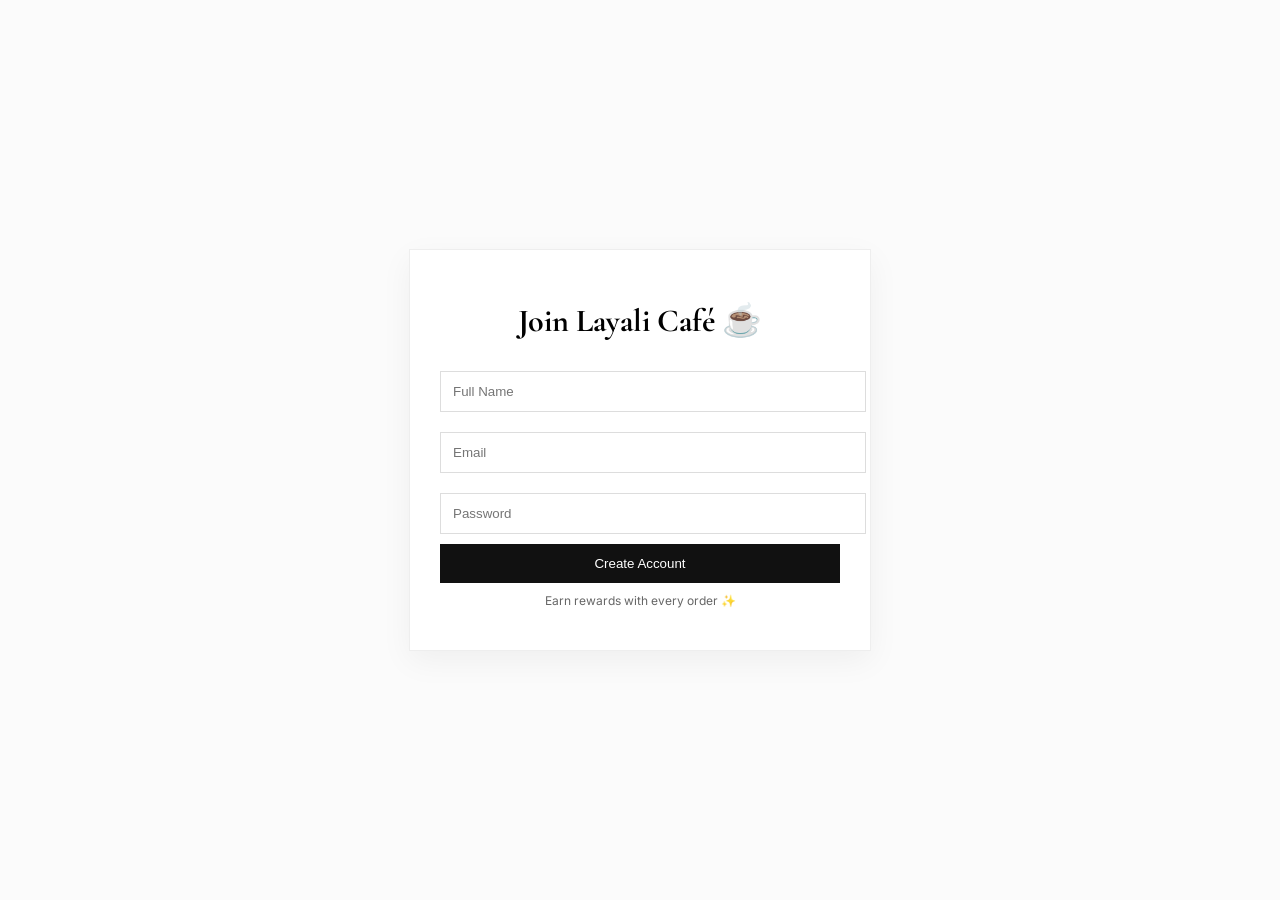
<file: signup.html>
<!DOCTYPE html>
<html lang="en">
<head>
<meta charset="UTF-8"/>
<meta name="viewport" content="width=device-width, initial-scale=1.0"/>
<title>Sign Up - Layali Café</title>

<link href="https://fonts.googleapis.com/css2?family=Cormorant+Garamond:wght@400;600&family=Inter:wght@300;400;600&display=swap" rel="stylesheet">

<style>
body{
  margin:0;
  font-family:Inter;
  background:#fbfbfb;
  display:flex;
  justify-content:center;
  align-items:center;
  height:100vh;
}

.container{
  width:400px;
  background:white;
  padding:30px;
  border:1px solid #eee;
  box-shadow:0 10px 30px rgba(0,0,0,0.05);
}

h1{
  font-family:'Cormorant Garamond';
  text-align:center;
}

input{
  width:100%;
  padding:12px;
  margin:10px 0;
  border:1px solid #ddd;
}

button{
  width:100%;
  padding:12px;
  background:#111;
  color:white;
  border:none;
  cursor:pointer;
}

.small{
  font-size:12px;
  text-align:center;
  margin-top:10px;
  color:#666;
}
</style>
</head>

<body>

<div class="container">
  <h1>Join Layali Café ☕</h1>

  <input type="text" placeholder="Full Name" id="name">
  <input type="email" placeholder="Email" id="email">
  <input type="password" placeholder="Password" id="password">

  <button onclick="signup()">Create Account</button>

  <p class="small">Earn rewards with every order ✨</p>
</div>

<script>
function signup(){
  let user = {
    name: document.getElementById("name").value,
    email: document.getElementById("email").value
  };

  localStorage.setItem("user", JSON.stringify(user));
  alert("Account created successfully ☕✨");
  window.location.href = "index.html";
}
</script>

</body>
</html>
</file>
